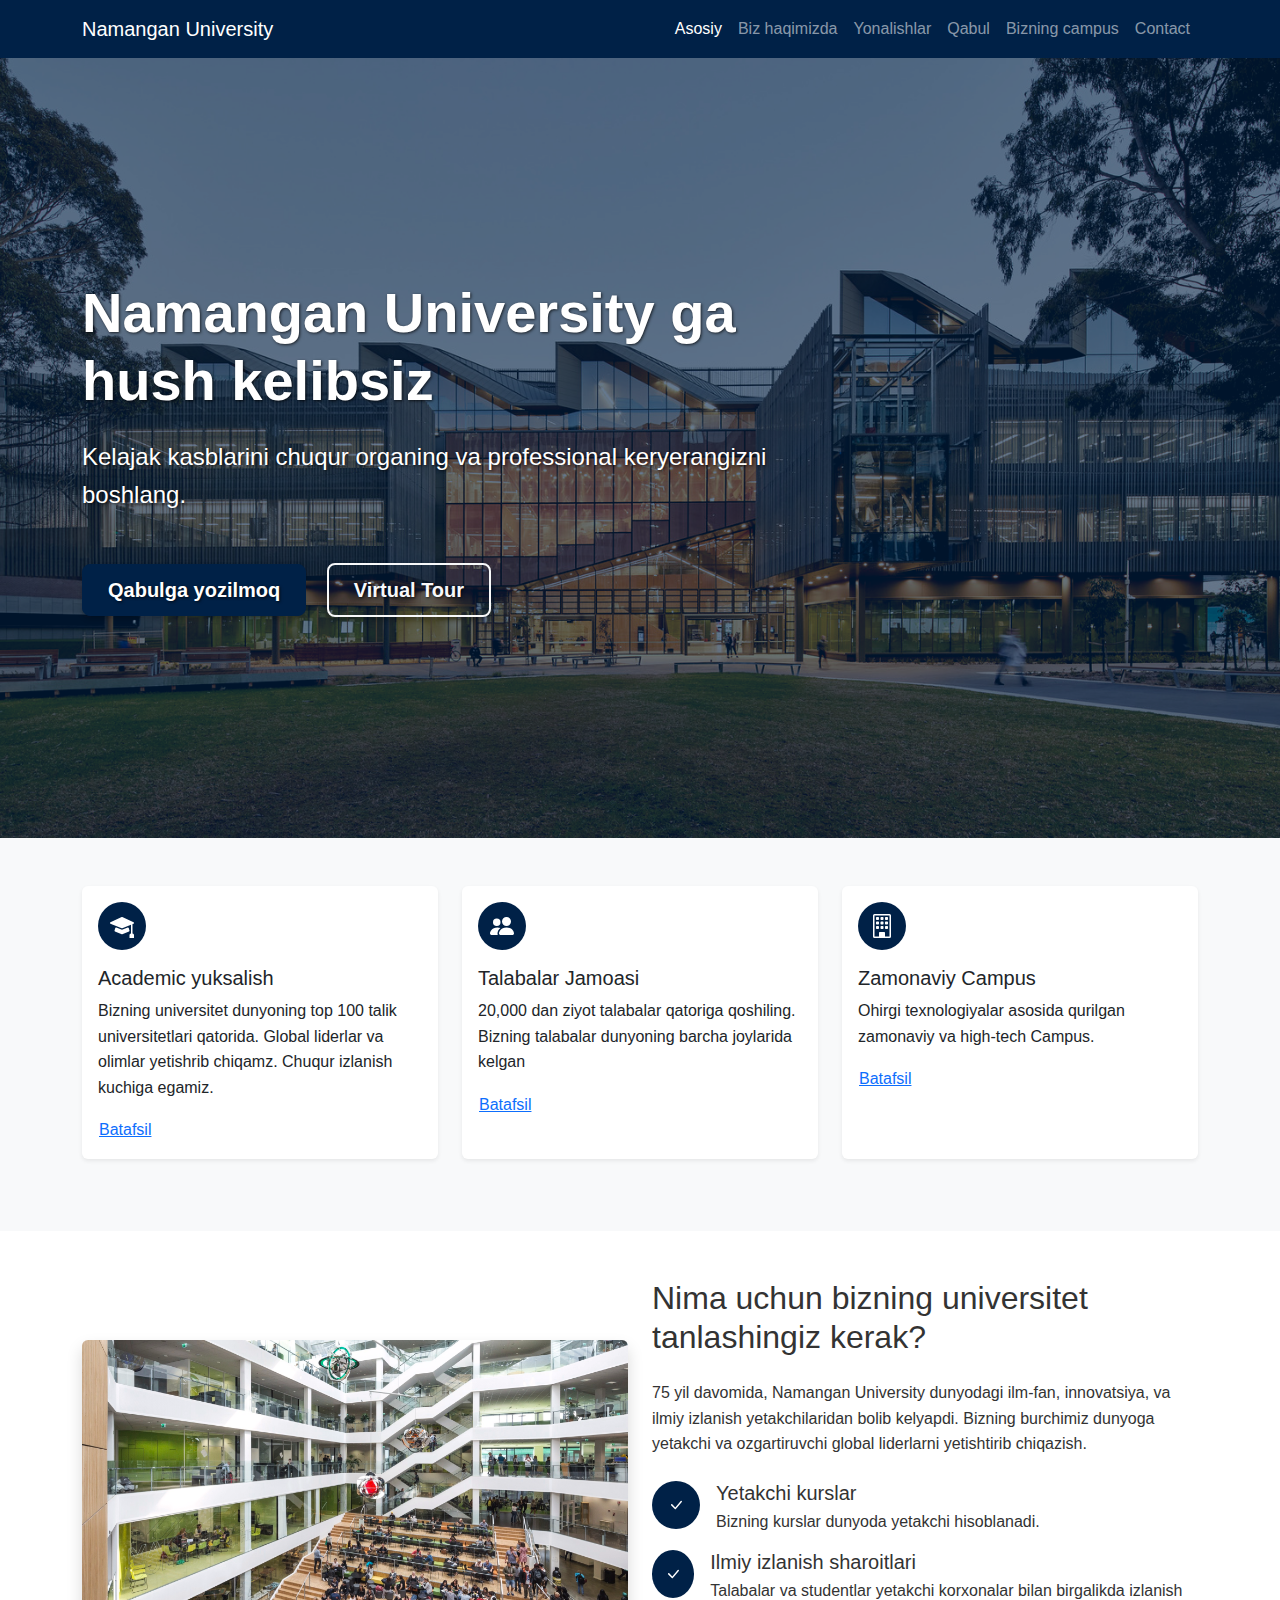
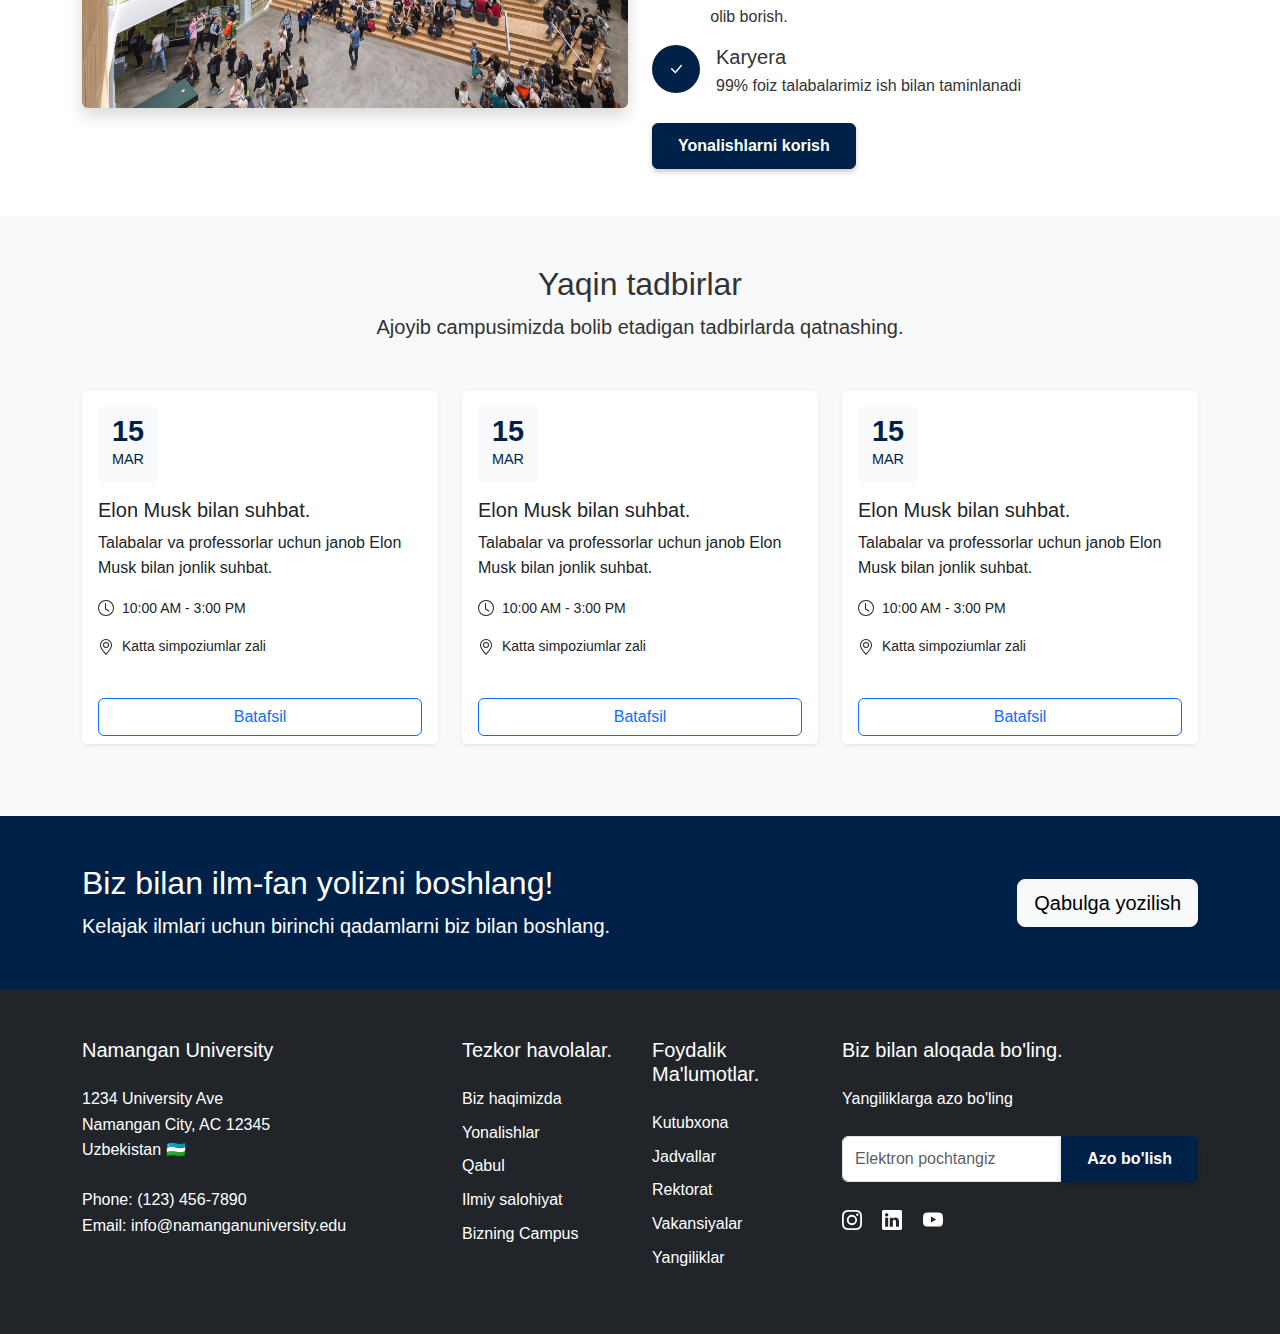
<file: project1/index.html>
<!DOCTYPE html>
<html lang="uz">
<head>
    <meta charset="UTF-8">
    <meta name="viewport" content="width=device-width, initial-scale=1.0">
    <title>Namangan University</title>
    
    <link href="https://cdn.jsdelivr.net/npm/bootstrap@5.3.0-alpha1/dist/css/bootstrap.min.css" rel="stylesheet">
    <link rel="stylesheet" href="css/style.css">

</head>
<body>
    <nav class="navbar navbar-expand-lg navbar-dark bg-primary">
        <div class="container">
            <a class="navbar-brand" href="index.html">Namangan University</a>
            <button class="navbar-toggler" type="button" data-bs-toggle="collapse" data-bs-target="#navbarNav">
                <span class="navbar-toggler-icon"></span>
            </button>
            <div class="collapse navbar-collapse" id="navbarNav">
                <ul class="navbar-nav ms-auto">
                    <li class="nav-item">
                        <a class="nav-link active" href="index.html">Asosiy</a>
                    </li>
                    <li class="nav-item">
                        <a class="nav-link" href="about_us.html">Biz haqimizda</a>
                    </li>
                    <li class="nav-item">
                        <a class="nav-link" href="#">Yonalishlar</a>
                    </li>
                    <li class="nav-item">
                        <a class="nav-link" href="#">Qabul</a>
                    </li>
                    <li class="nav-item">
                        <a class="nav-link" href="#">Bizning campus</a>
                    </li>
                    <li class="nav-item">
                        <a class="nav-link" href="#">Contact</a>
                    </li>
                </ul>
            </div>
        </div>
    </nav>

    <header class="hero-section">
        <div class="overlay"></div>
        <div class="container">
            <div class="row min-vh-60 align-items-center">
                <div class="col-md-8 text-white">
                    <h1 class="display-4 fw-bold mb-4">Namangan University ga hush kelibsiz</h1>
                    <p class="lead my-4 fs-4">Kelajak kasblarini chuqur organing va professional keryerangizni boshlang.</p>
                    <div class="mt-5">
                        <a href="#" class="btn btn-primary btn-lg me-3">Qabulga yozilmoq</a>
                        <a href="#" class="btn btn-outline-light btn-lg">Virtual Tour</a>
                    </div>
                </div>
            </div>
        </div>
    </header>

        <section class="py-5 bg-light">
        <div class="container">
            <div class="row">
                <div class="col-md-4 mb-4">
                    <div class="card h-100 border-0 shadow-sm">
                        <div class="card-body">
                            <div class="feature-icon bg-primary text-white mb-3">
                                <svg xmlns="http://www.w3.org/2000/svg" width="24" height="24" fill="currentColor" class="bi bi-mortarboard-fill" viewBox="0 0 16 16">
                                    <path d="M8.211 2.047a.5.5 0 0 0-.422 0l-7.5 3.5a.5.5 0 0 0 .025.917l7.5 3a.5.5 0 0 0 .372 0L14 7.14V13a1 1 0 0 0-1 1v2h3v-2a1 1 0 0 0-1-1V6.739l.686-.275a.5.5 0 0 0 .025-.917l-7.5-3.5Z"/>
                                    <path d="M4.176 9.032a.5.5 0 0 0-.656.327l-.5 1.7a.5.5 0 0 0 .294.605l4.5 1.8a.5.5 0 0 0 .372 0l4.5-1.8a.5.5 0 0 0 .294-.605l-.5-1.7a.5.5 0 0 0-.656-.327L8 10.466 4.176 9.032Z"/>
                                </svg>
                            </div>
                            <h3 class="card-title h5">Academic yuksalish</h3>
                            <p class="card-text">Bizning universitet dunyoning top 100 talik universitetlari qatorida.
                                Global liderlar va olimlar yetishrib chiqamz. Chuqur izlanish kuchiga egamiz.
                            </p>
                            <a href="#" class="btn btn-link p-0">Batafsil</a>
                        </div>
                    </div>
                </div>
                <div class="col-md-4 mb-4">
                    <div class="card h-100 border-0 shadow-sm">
                        <div class="card-body">
                            <div class="feature-icon bg-primary text-white mb-3">
                                <svg xmlns="http://www.w3.org/2000/svg" width="24" height="24" fill="currentColor" class="bi bi-people-fill" viewBox="0 0 16 16">
                                    <path d="M7 14s-1 0-1-1 1-4 5-4 5 3 5 4-1 1-1 1H7Zm4-6a3 3 0 1 0 0-6 3 3 0 0 0 0 6Zm-5.784 6A2.238 2.238 0 0 1 5 13c0-1.355.68-2.75 1.936-3.72A6.325 6.325 0 0 0 5 9c-4 0-5 3-5 4s1 1 1 1h4.216ZM4.5 8a2.5 2.5 0 1 0 0-5 2.5 2.5 0 0 0 0 5Z"/>
                                </svg>
                            </div>
                            <h3 class="card-title h5">Talabalar Jamoasi</h3>
                            <p class="card-text">20,000 dan ziyot talabalar qatoriga qoshiling. 
                                Bizning talabalar dunyoning barcha joylarida kelgan</p>
                            <a href="#" class="btn btn-link p-0">Batafsil</a>
                        </div>
                    </div>
                </div>
                <div class="col-md-4 mb-4">
                    <div class="card h-100 border-0 shadow-sm">
                        <div class="card-body">
                            <div class="feature-icon bg-primary text-white mb-3">
                                <svg xmlns="http://www.w3.org/2000/svg" width="24" height="24" fill="currentColor" class="bi bi-building" viewBox="0 0 16 16">
                                    <path d="M4 2.5a.5.5 0 0 1 .5-.5h1a.5.5 0 0 1 .5.5v1a.5.5 0 0 1-.5.5h-1a.5.5 0 0 1-.5-.5v-1Zm3 0a.5.5 0 0 1 .5-.5h1a.5.5 0 0 1 .5.5v1a.5.5 0 0 1-.5.5h-1a.5.5 0 0 1-.5-.5v-1Zm3.5-.5a.5.5 0 0 0-.5.5v1a.5.5 0 0 0 .5.5h1a.5.5 0 0 0 .5-.5v-1a.5.5 0 0 0-.5-.5h-1ZM4 5.5a.5.5 0 0 1 .5-.5h1a.5.5 0 0 1 .5.5v1a.5.5 0 0 1-.5.5h-1a.5.5 0 0 1-.5-.5v-1ZM7.5 5a.5.5 0 0 0-.5.5v1a.5.5 0 0 0 .5.5h1a.5.5 0 0 0 .5-.5v-1a.5.5 0 0 0-.5-.5h-1Zm2.5.5a.5.5 0 0 1 .5-.5h1a.5.5 0 0 1 .5.5v1a.5.5 0 0 1-.5.5h-1a.5.5 0 0 1-.5-.5v-1ZM4.5 8a.5.5 0 0 0-.5.5v1a.5.5 0 0 0 .5.5h1a.5.5 0 0 0 .5-.5v-1a.5.5 0 0 0-.5-.5h-1Zm2.5.5a.5.5 0 0 1 .5-.5h1a.5.5 0 0 1 .5.5v1a.5.5 0 0 1-.5.5h-1a.5.5 0 0 1-.5-.5v-1Zm3.5-.5a.5.5 0 0 0-.5.5v1a.5.5 0 0 0 .5.5h1a.5.5 0 0 0 .5-.5v-1a.5.5 0 0 0-.5-.5h-1Z"/>
                                    <path d="M2 1a1 1 0 0 1 1-1h10a1 1 0 0 1 1 1v14a1 1 0 0 1-1 1H3a1 1 0 0 1-1-1V1Zm11 0H3v14h3v-2.5a.5.5 0 0 1 .5-.5h3a.5.5 0 0 1 .5.5V15h3V1Z"/>
                                </svg>
                            </div>
                            <h3 class="card-title h5">Zamonaviy Campus</h3>
                            <p class="card-text">Ohirgi texnologiyalar asosida qurilgan zamonaviy va high-tech Campus.</p>
                            <a href="#" class="btn btn-link p-0">Batafsil</a>
                        </div>
                    </div>
                </div>
            </div>
        </div>
    </section>

    <section class="py-5">
        <div class="container">
            <div class="row align-items-center">
                <div class="col-lg-6 mb-4 mb-lg-0">
                    <div class="img-wrapper">
                        <img src="img/campus.jpg" alt="Campus view" class="img-fluid rounded shadow">
                    </div>
                </div>
                <div class="col-lg-6">
                    <h2 class="mb-4">Nima uchun bizning universitet tanlashingiz kerak?</h2>
                    <p class="mb-4">75 yil davomida, Namangan University dunyodagi ilm-fan, innovatsiya, va ilmiy izlanish
                        yetakchilaridan bolib kelyapdi. Bizning burchimiz dunyoga yetakchi va ozgartiruvchi global liderlarni
                        yetishtirib chiqazish.
                    </p>
                    <div class="mb-4">
                        <div class="d-flex mb-3">
                            <div class="feature-icon bg-primary text-white me-3">
                                <svg xmlns="http://www.w3.org/2000/svg" width="16" height="16" fill="currentColor" class="bi bi-check-lg" viewBox="0 0 16 16">
                                    <path d="M12.736 3.97a.733.733 0 0 1 1.047 0c.286.289.29.756.01 1.05L7.88 12.01a.733.733 0 0 1-1.065.02L3.217 8.384a.757.757 0 0 1 0-1.06.733.733 0 0 1 1.047 0l3.052 3.093 5.4-6.425a.247.247 0 0 1 .02-.022Z"/>
                                </svg>
                            </div>
                            <div>
                                <h5 class="mb-1">Yetakchi kurslar</h5>
                                <p class="mb-0">Bizning kurslar dunyoda yetakchi hisoblanadi.</p>
                            </div>
                        </div>
                        <div class="d-flex mb-3">
                            <div class="feature-icon bg-primary text-white me-3">
                                <svg xmlns="http://www.w3.org/2000/svg" width="16" height="16" fill="currentColor" class="bi bi-check-lg" viewBox="0 0 16 16">
                                    <path d="M12.736 3.97a.733.733 0 0 1 1.047 0c.286.289.29.756.01 1.05L7.88 12.01a.733.733 0 0 1-1.065.02L3.217 8.384a.757.757 0 0 1 0-1.06.733.733 0 0 1 1.047 0l3.052 3.093 5.4-6.425a.247.247 0 0 1 .02-.022Z"/>
                                </svg>
                            </div>
                            <div>
                                <h5 class="mb-1">Ilmiy izlanish sharoitlari</h5>
                                <p class="mb-0">Talabalar va studentlar yetakchi korxonalar bilan birgalikda izlanish olib borish.</p>
                            </div>
                        </div>
                        <div class="d-flex">
                            <div class="feature-icon bg-primary text-white me-3">
                                <svg xmlns="http://www.w3.org/2000/svg" width="16" height="16" fill="currentColor" class="bi bi-check-lg" viewBox="0 0 16 16">
                                    <path d="M12.736 3.97a.733.733 0 0 1 1.047 0c.286.289.29.756.01 1.05L7.88 12.01a.733.733 0 0 1-1.065.02L3.217 8.384a.757.757 0 0 1 0-1.06.733.733 0 0 1 1.047 0l3.052 3.093 5.4-6.425a.247.247 0 0 1 .02-.022Z"/>
                                </svg>
                            </div>
                            <div>
                                <h5 class="mb-1">Karyera</h5>
                                <p class="mb-0">99% foiz talabalarimiz ish bilan taminlanadi
                                </p>
                            </div>
                        </div>
                    </div>
                    <a href="#" class="btn btn-primary">Yonalishlarni korish</a>
                </div>
            </div>
        </div>
    </section>

    <section class="py-5 bg-light">
        <div class="container">
            <div class="text-center mb-5">
                <h2>Yaqin tadbirlar</h2>

                <p class="lead">Ajoyib campusimizda bolib etadigan tadbirlarda qatnashing.</p>
            </div>

            <div class="row">
                <div class="col-md-4 mb-4">
                    <div class="card border-0 shadow-sm h-100">
                        <div class="card-body">
                            <div class="event-date mb-3">
                                <span class="day d-block">15</span>
                                <span class="month">Mar</span>
                            </div>

                            <h3 class="h5 card-title">Elon Musk bilan suhbat.</h3>
                            <p class="card-text">Talabalar va professorlar uchun janob Elon Musk bilan jonlik suhbat.</p>

                            <div class="d-flex align-items-center mb-3">
                                <svg xmlns="http://www.w3.org/2000/svg" width="16" height="16" fill="currentColor" class="bi bi-clock me-2" viewBox="0 0 16 16">
                                    <path d="M8 3.5a.5.5 0 0 0-1 0V9a.5.5 0 0 0 .252.434l3.5 2a.5.5 0 0 0 .496-.868L8 8.71V3.5z"/>
                                    <path d="M8 16A8 8 0 1 0 8 0a8 8 0 0 0 0 16zm7-8A7 7 0 1 1 1 8a7 7 0 0 1 14 0z"/>
                                </svg>

                                <small>10:00 AM - 3:00 PM</small>
                            </div>

                            <div class="d-flex align-items-center mb-3">
                                <svg xmlns="http://www.w3.org/2000/svg" width="16" height="16" fill="currentColor" class="bi bi-geo-alt me-2" viewBox="0 0 16 16">
                                    <path d="M12.166 8.94c-.524 1.062-1.234 2.12-1.96 3.07A31.493 31.493 0 0 1 8 14.58a31.481 31.481 0 0 1-2.206-2.57c-.726-.95-1.436-2.008-1.96-3.07C3.304 7.867 3 6.862 3 6a5 5 0 0 1 10 0c0 .862-.305 1.867-.834 2.94zM8 16s6-5.686 6-10A6 6 0 0 0 2 6c0 4.314 6 10 6 10z"/>
                                    <path d="M8 8a2 2 0 1 1 0-4 2 2 0 0 1 0 4zm0 1a3 3 0 1 0 0-6 3 3 0 0 0 0 6z"/>
                                </svg>

                                <small>Katta simpoziumlar zali</small>
                            </div>
                        </div>

                        <div class="card-footer bg-white border-0">
                            <a href="#" class="btn btn-outline-primary w-100">Batafsil</a>
                        </div>
                    </div>
                </div>

                <div class="col-md-4 mb-4">
                    <div class="card border-0 shadow-sm h-100">
                        <div class="card-body">
                            <div class="event-date mb-3">
                                <span class="day d-block">15</span>
                                <span class="month">Mar</span>
                            </div>

                            <h3 class="h5 card-title">Elon Musk bilan suhbat.</h3>
                            <p class="card-text">Talabalar va professorlar uchun janob Elon Musk bilan jonlik suhbat.</p>

                            <div class="d-flex align-items-center mb-3">
                                <svg xmlns="http://www.w3.org/2000/svg" width="16" height="16" fill="currentColor" class="bi bi-clock me-2" viewBox="0 0 16 16">
                                    <path d="M8 3.5a.5.5 0 0 0-1 0V9a.5.5 0 0 0 .252.434l3.5 2a.5.5 0 0 0 .496-.868L8 8.71V3.5z"/>
                                    <path d="M8 16A8 8 0 1 0 8 0a8 8 0 0 0 0 16zm7-8A7 7 0 1 1 1 8a7 7 0 0 1 14 0z"/>
                                </svg>

                                <small>10:00 AM - 3:00 PM</small>
                            </div>

                            <div class="d-flex align-items-center mb-3">
                                <svg xmlns="http://www.w3.org/2000/svg" width="16" height="16" fill="currentColor" class="bi bi-geo-alt me-2" viewBox="0 0 16 16">
                                    <path d="M12.166 8.94c-.524 1.062-1.234 2.12-1.96 3.07A31.493 31.493 0 0 1 8 14.58a31.481 31.481 0 0 1-2.206-2.57c-.726-.95-1.436-2.008-1.96-3.07C3.304 7.867 3 6.862 3 6a5 5 0 0 1 10 0c0 .862-.305 1.867-.834 2.94zM8 16s6-5.686 6-10A6 6 0 0 0 2 6c0 4.314 6 10 6 10z"/>
                                    <path d="M8 8a2 2 0 1 1 0-4 2 2 0 0 1 0 4zm0 1a3 3 0 1 0 0-6 3 3 0 0 0 0 6z"/>
                                </svg>

                                <small>Katta simpoziumlar zali</small>
                            </div>
                        </div>

                        <div class="card-footer bg-white border-0">
                            <a href="#" class="btn btn-outline-primary w-100">Batafsil</a>
                        </div>
                    </div>
                </div>

                <div class="col-md-4 mb-4">
                    <div class="card border-0 shadow-sm h-100">
                        <div class="card-body">
                            <div class="event-date mb-3">
                                <span class="day d-block">15</span>
                                <span class="month">Mar</span>
                            </div>

                            <h3 class="h5 card-title">Elon Musk bilan suhbat.</h3>
                            <p class="card-text">Talabalar va professorlar uchun janob Elon Musk bilan jonlik suhbat.</p>

                            <div class="d-flex align-items-center mb-3">
                                <svg xmlns="http://www.w3.org/2000/svg" width="16" height="16" fill="currentColor" class="bi bi-clock me-2" viewBox="0 0 16 16">
                                    <path d="M8 3.5a.5.5 0 0 0-1 0V9a.5.5 0 0 0 .252.434l3.5 2a.5.5 0 0 0 .496-.868L8 8.71V3.5z"/>
                                    <path d="M8 16A8 8 0 1 0 8 0a8 8 0 0 0 0 16zm7-8A7 7 0 1 1 1 8a7 7 0 0 1 14 0z"/>
                                </svg>

                                <small>10:00 AM - 3:00 PM</small>
                            </div>

                            <div class="d-flex align-items-center mb-3">
                                <svg xmlns="http://www.w3.org/2000/svg" width="16" height="16" fill="currentColor" class="bi bi-geo-alt me-2" viewBox="0 0 16 16">
                                    <path d="M12.166 8.94c-.524 1.062-1.234 2.12-1.96 3.07A31.493 31.493 0 0 1 8 14.58a31.481 31.481 0 0 1-2.206-2.57c-.726-.95-1.436-2.008-1.96-3.07C3.304 7.867 3 6.862 3 6a5 5 0 0 1 10 0c0 .862-.305 1.867-.834 2.94zM8 16s6-5.686 6-10A6 6 0 0 0 2 6c0 4.314 6 10 6 10z"/>
                                    <path d="M8 8a2 2 0 1 1 0-4 2 2 0 0 1 0 4zm0 1a3 3 0 1 0 0-6 3 3 0 0 0 0 6z"/>
                                </svg>

                                <small>Katta simpoziumlar zali</small>
                            </div>
                        </div>

                        <div class="card-footer bg-white border-0">
                            <a href="#" class="btn btn-outline-primary w-100">Batafsil</a>
                        </div>
                    </div>
                </div>
            </div>
        </div>
    </section>

    <section class="py-5 bg-primary text-white">
        <div class="container">
            <div class="row align-items-center">
                <div class="col-lg-8 mb-4 mb-lg-0">
                    <h2>Biz bilan ilm-fan yolizni boshlang!</h2>
                    <p class="lead mb-0">Kelajak ilmlari uchun birinchi qadamlarni biz bilan boshlang.</p>
                </div>

                <div class="col-lg-4 text-lg-end">
                    <a href="" class="btn btn-light btn-lg">Qabulga yozilish</a>
                </div>
            </div>
        </div>
    </section>

    <footer class="bg-dark text-white py-5">
        <div class="container">
            <div class="row">
                <div class="col-md-4 mb-4 mb-md-0">
                    <h5 class="mb-4">Namangan University</h5>

                    <p class="mb-4">1234 University Ave<br>Namangan City, AC 12345 <br>Uzbekistan 🇺🇿</p>
                    <p class="mb-0">Phone: (123) 456-7890 <br>Email: info@namanganuniversity.edu</p>
                </div>

                <div class="col-md-2 mb-4 mb-md-0">
                    <h5 class="mb-4">Tezkor havolalar.</h5>

                    <ul class="list-unstyled">
                        <li class="mb-2">
                            <a href="" class="text-white text-decoration-none">Biz haqimizda</a>
                        </li>

                        <li class="mb-2">
                            <a href="" class="text-white text-decoration-none">Yonalishlar</a>
                        </li>

                        <li class="mb-2">
                            <a href="" class="text-white text-decoration-none">Qabul</a>
                        </li>

                        <li class="mb-2">
                            <a href="" class="text-white text-decoration-none">Ilmiy salohiyat</a>
                        </li>

                        <li class="mb-2">
                            <a href="" class="text-white text-decoration-none">Bizning Campus</a>
                        </li>
                    </ul>
                </div>

                <div class="col-md-2 mb-4 mb-md-0">
                    <h5 class="mb-4">Foydalik Ma'lumotlar.</h5>
                    <ul class="list-unstyled">
                        <li class="mb-2">
                            <a href="" class="text-white text-decoration-none">Kutubxona</a>
                        </li>

                        <li class="mb-2">
                            <a href="" class="text-white text-decoration-none">Jadvallar</a>
                        </li>

                        <li class="mb-2">
                            <a href="" class="text-white text-decoration-none">Rektorat</a>
                        </li>

                        <li class="mb-2">
                            <a href="" class="text-white text-decoration-none">Vakansiyalar</a>
                        </li>

                        <li class="mb-2">
                            <a href="" class="text-white text-decoration-none">Yangiliklar</a>
                        </li>
                    </ul>
                </div>

                <div class="col-md-4">
                    <h5 class="mb-4">Biz bilan aloqada bo'ling.</h5>

                    <p class="mb-4">Yangiliklarga azo bo'ling</p>

                    <div class="input-group mb-4">
                        <input type="email" class="form-control" placeholder="Elektron pochtangiz">
                        <button class="btn btn-primary">Azo bo'lish</button>
                    </div>

                    <div class="social-icons">
                        <a href="" class="text-white me-3">
                            <svg xmlns="http://www.w3.org/2000/svg" width="20" height="20" fill="currentColor" class="bi bi-instagram" viewBox="0 0 16 16">
                                <path d="M8 0C5.829 0 5.556.01 4.703.048 3.85.088 3.269.222 2.76.42a3.917 3.917 0 0 0-1.417.923A3.927 3.927 0 0 0 .42 2.76C.222 3.268.087 3.85.048 4.7.01 5.555 0 5.827 0 8.001c0 2.172.01 2.444.048 3.297.04.852.174 1.433.372 1.942.205.526.478.972.923 1.417.444.445.89.719 1.416.923.51.198 1.09.333 1.942.372C5.555 15.99 5.827 16 8 16s2.444-.01 3.298-.048c.851-.04 1.434-.174 1.943-.372a3.916 3.916 0 0 0 1.416-.923c.445-.445.718-.891.923-1.417.197-.509.332-1.09.372-1.942C15.99 10.445 16 10.173 16 8s-.01-2.445-.048-3.299c-.04-.851-.175-1.433-.372-1.941a3.926 3.926 0 0 0-.923-1.417A3.911 3.911 0 0 0 13.24.42c-.51-.198-1.092-.333-1.943-.372C10.443.01 10.172 0 7.998 0h.003zm-.717 1.442h.718c2.136 0 2.389.007 3.232.046.78.035 1.204.166 1.486.275.373.145.64.319.92.599.28.28.453.546.598.92.11.281.24.705.275 1.485.039.843.047 1.096.047 3.231s-.008 2.389-.047 3.232c-.035.78-.166 1.203-.275 1.485a2.47 2.47 0 0 1-.599.919c-.28.28-.546.453-.92.598-.28.11-.704.24-1.485.276-.843.038-1.096.047-3.232.047s-2.39-.009-3.233-.047c-.78-.036-1.203-.166-1.485-.276a2.478 2.478 0 0 1-.92-.598 2.48 2.48 0 0 1-.6-.92c-.109-.281-.24-.705-.275-1.485-.038-.843-.046-1.096-.046-3.233 0-2.136.008-2.388.046-3.231.036-.78.166-1.204.276-1.486.145-.373.319-.64.599-.92.28-.28.546-.453.92-.598.282-.11.705-.24 1.485-.276.738-.034 1.024-.044 2.515-.045v.002zm4.988 1.328a.96.96 0 1 0 0 1.92.96.96 0 0 0 0-1.92zm-4.27 1.122a4.109 4.109 0 1 0 0 8.217 4.109 4.109 0 0 0 0-8.217zm0 1.441a2.667 2.667 0 1 1 0 5.334 2.667 2.667 0 0 1 0-5.334z"/>
                            </svg></a>
                        

                        <a href="" class="text-white me-3">
                            <svg xmlns="http://www.w3.org/2000/svg" width="20" height="20" fill="currentColor" class="bi bi-linkedin" viewBox="0 0 16 16">
                                <path d="M0 1.146C0 .513.526 0 1.175 0h13.65C15.474 0 16 .513 16 1.146v13.708c0 .633-.526 1.146-1.175 1.146H1.175C.526 16 0 15.487 0 14.854V1.146zm4.943 12.248V6.169H2.542v7.225h2.401zm-1.2-8.212c.837 0 1.358-.554 1.358-1.248-.015-.709-.52-1.248-1.342-1.248-.822 0-1.359.54-1.359 1.248 0 .694.521 1.248 1.327 1.248h.016zm4.908 8.212V9.359c0-.216.016-.432.08-.586.173-.431.568-.878 1.232-.878.869 0 1.216.662 1.216 1.634v3.865h2.401V9.25c0-2.22-1.184-3.252-2.764-3.252-1.274 0-1.845.7-2.165 1.193v.025h-.016a5.54 5.54 0 0 1 .016-.025V6.169h-2.4c.03.678 0 7.225 0 7.225h2.4z"/>
                            </svg></a>
                        
                        
                        <a href="" class="text-white me-3">
                            <svg xmlns="http://www.w3.org/2000/svg" width="20" height="20" fill="currentColor" class="bi bi-youtube" viewBox="0 0 16 16">
                                <path d="M8.051 1.999h.089c.822.003 4.987.033 6.11.335a2.01 2.01 0 0 1 1.415 1.42c.101.38.172.883.22 1.402l.01.104.022.26.008.104c.065.914.073 1.77.074 1.957v.075c-.001.194-.01 1.108-.082 2.06l-.008.105-.009.104c-.05.572-.124 1.14-.235 1.558a2.007 2.007 0 0 1-1.415 1.42c-1.16.312-5.569.334-6.18.335h-.142c-.309 0-1.587-.006-2.927-.052l-.17-.006-.087-.004-.171-.007-.171-.007c-1.11-.049-2.167-.128-2.654-.26a2.007 2.007 0 0 1-1.415-1.419c-.111-.417-.185-.986-.235-1.558L.09 9.82l-.008-.104A31.4 31.4 0 0 1 0 7.68v-.123c.002-.215.01-.958.064-1.778l.007-.103.003-.052.008-.104.022-.26.01-.104c.048-.519.119-1.023.22-1.402a2.007 2.007 0 0 1 1.415-1.42c.487-.13 1.544-.21 2.654-.26l.17-.007.172-.006.086-.003.171-.007A99.788 99.788 0 0 1 7.858 2h.193zM6.4 5.209v4.818l4.157-2.408L6.4 5.209z"/>
                            </svg></a>
                        
                    </div>
                </div>
            </div>
        </div>
    </footer>

    <script src="https://cdn.jsdelivr.net/npm/bootstrap@5.3.0-alpha1/dist/js/bootstrap.bundle.min.js"></script>
</body>
</html>
</file>
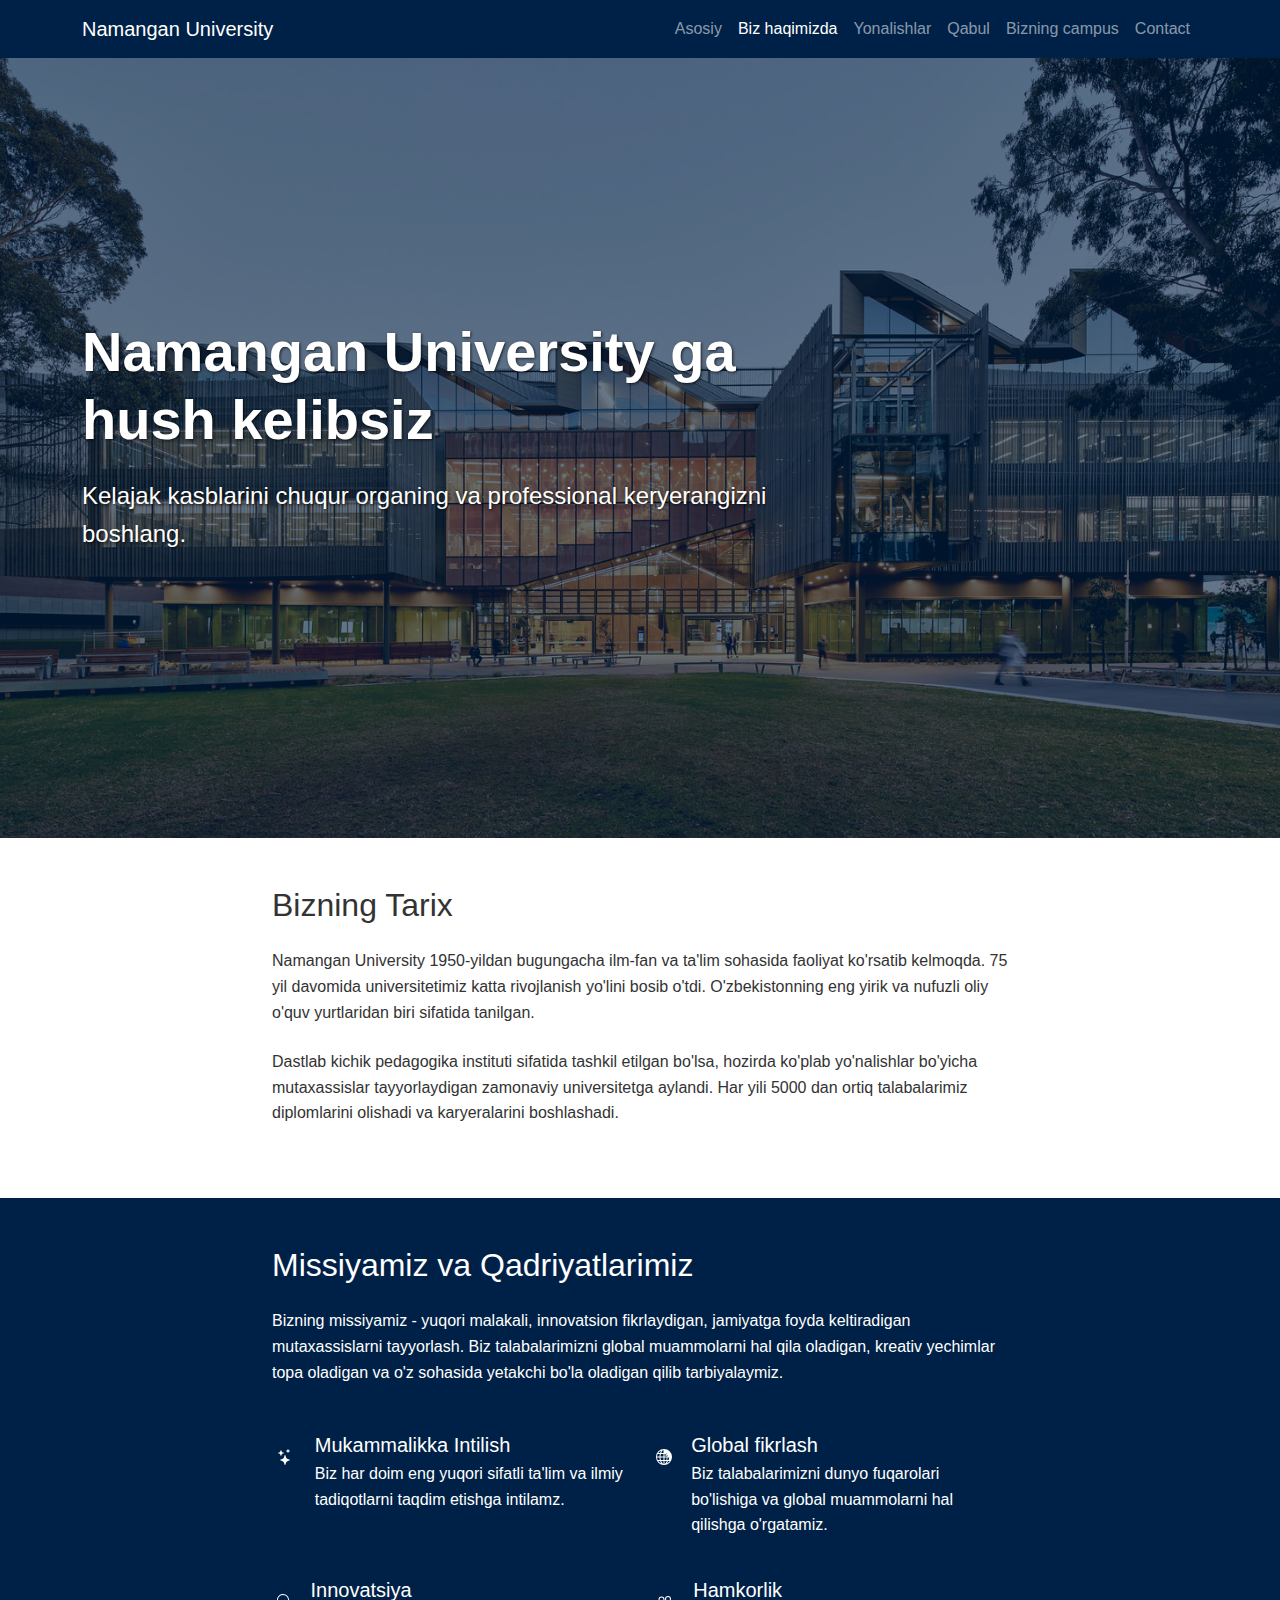
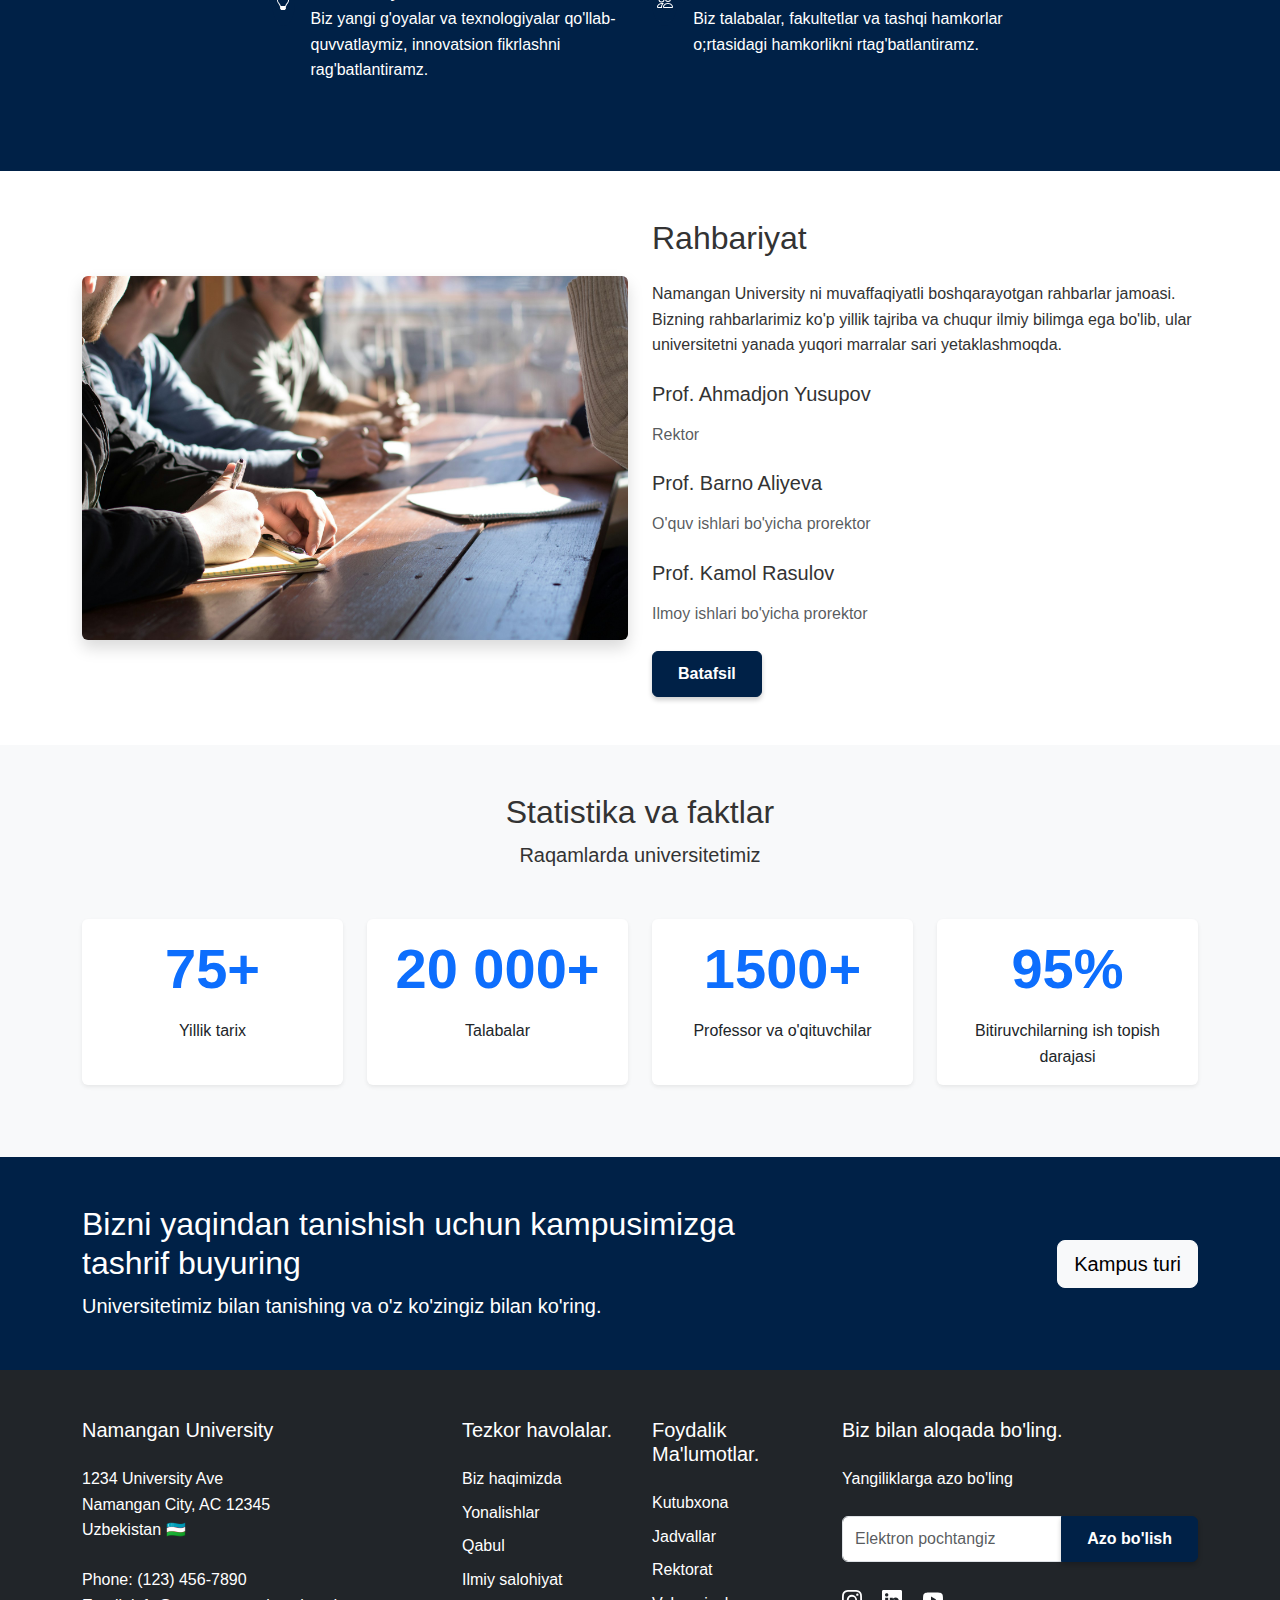
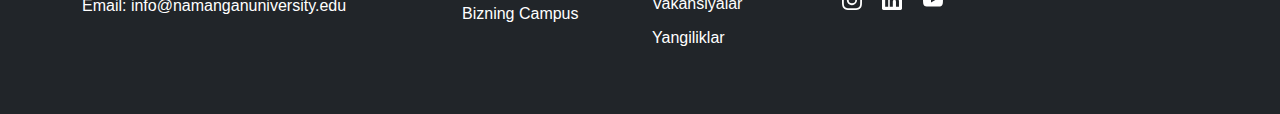
<file: project1/about_us.html>
<!DOCTYPE html>
<html lang="en">
<head>
    <meta charset="UTF-8">
    <meta name="viewport" content="width=device-width, initial-scale=1.0">
    <title>Biz haqimizda</title>

    <link href="https://cdn.jsdelivr.net/npm/bootstrap@5.3.0-alpha1/dist/css/bootstrap.min.css" rel="stylesheet">
    <link rel="stylesheet" href="css/style.css">
</head>
<body>
    <nav class="navbar navbar-expand-lg navbar-dark bg-primary">
        <div class="container">
            <a class="navbar-brand" href="index.html">Namangan University</a>
            <button class="navbar-toggler" type="button" data-bs-toggle="collapse" data-bs-target="#navbarNav">
                <span class="navbar-toggler-icon"></span>
            </button>
            <div class="collapse navbar-collapse" id="navbarNav">
                <ul class="navbar-nav ms-auto">
                    <li class="nav-item">
                        <a class="nav-link" href="index.html">Asosiy</a>
                    </li>
                    <li class="nav-item">
                        <a class="nav-link active" href="#">Biz haqimizda</a>
                    </li>
                    <li class="nav-item">
                        <a class="nav-link" href="#">Yonalishlar</a>
                    </li>
                    <li class="nav-item">
                        <a class="nav-link" href="#">Qabul</a>
                    </li>
                    <li class="nav-item">
                        <a class="nav-link" href="#">Bizning campus</a>
                    </li>
                    <li class="nav-item">
                        <a class="nav-link" href="#">Contact</a>
                    </li>
                </ul>
            </div>
        </div>
    </nav>

    <header class="hero-section">
        <div class="overlay"></div>
        <div class="container">
            <div class="row min-vh-60 align-items-center">
                <div class="col-md-8 text-white">
                    <h1 class="display-4 fw-bold mb-4">Namangan University ga hush kelibsiz</h1>
                    <p class="lead my-4 fs-4">Kelajak kasblarini chuqur organing va professional keryerangizni boshlang.</p>
                </div>
            </div>
        </div>
    </header>


    <section class="py-5">
        <div class="container">
            <div class="row">
                <div class="col-lg-8 mx-auto">
                    <h2 class="mb-4">Bizning Tarix</h2>

                    <p class="mb-4">
                        Namangan University 1950-yildan bugungacha ilm-fan va ta'lim sohasida 
                        faoliyat ko'rsatib kelmoqda. 75 yil davomida universitetimiz katta rivojlanish 
                        yo'lini bosib o'tdi. O'zbekistonning eng yirik va nufuzli oliy o'quv yurtlaridan 
                        biri sifatida tanilgan.
                    </p>

                    <p class="mb-4">
                        Dastlab kichik pedagogika instituti sifatida tashkil etilgan bo'lsa, hozirda ko'plab yo'nalishlar 
                        bo'yicha mutaxassislar tayyorlaydigan zamonaviy universitetga aylandi. 
                        Har yili 5000 dan ortiq talabalarimiz diplomlarini olishadi va karyeralarini boshlashadi.
                    </p>
                </div>
            </div>
        </div>
    </section>

    <section class="py-5 bg-primary">
        <div class="container">
            <div class="row">
                <div class="col-lg-8 mx-auto text-white">

                    <h2 class="mb-4">Missiyamiz va Qadriyatlarimiz</h2>

                    <p class="mb-4">
                        Bizning missiyamiz - yuqori malakali, innovatsion fikrlaydigan, jamiyatga foyda 
                        keltiradigan mutaxassislarni tayyorlash. Biz talabalarimizni global muammolarni 
                        hal qila oladigan, kreativ yechimlar topa oladigan va o'z sohasida yetakchi bo'la 
                        oladigan qilib tarbiyalaymiz.
                    </p>

                    <div class="row mt-5">
                        <div class="col-md-6 mb-4">
                            <div class="d-flex">
                                <div class="feature-icon bg-primary text-white me-3">
                                    <svg xmlns="http://www.w3.org/2000/svg" width="16" height="16" fill="currentColor" class="bi bi-stars" viewBox="0 0 16 16">
                                        <path d="M7.657 6.247c.11-.33.576-.33.686 0l.645 1.937a2.89 2.89 0 0 0 1.829 1.828l1.936.645c.33.11.33.576 0 .686l-1.937.645a2.89 2.89 0 0 0-1.828 1.829l-.645 1.936a.361.361 0 0 1-.686 0l-.645-1.937a2.89 2.89 0 0 0-1.828-1.828l-1.937-.645a.361.361 0 0 1 0-.686l1.937-.645a2.89 2.89 0 0 0 1.828-1.828l.645-1.937zM3.794 1.148a.217.217 0 0 1 .412 0l.387 1.162c.173.518.579.924 1.097 1.097l1.162.387a.217.217 0 0 1 0 .412l-1.162.387A1.734 1.734 0 0 0 4.593 5.69l-.387 1.162a.217.217 0 0 1-.412 0L3.407 5.69A1.734 1.734 0 0 0 2.31 4.593l-1.162-.387a.217.217 0 0 1 0-.412l1.162-.387A1.734 1.734 0 0 0 3.407 2.31l.387-1.162zM10.863.099a.145.145 0 0 1 .274 0l.258.774c.115.346.386.617.732.732l.774.258a.145.145 0 0 1 0 .274l-.774.258a1.156 1.156 0 0 0-.732.732l-.258.774a.145.145 0 0 1-.274 0l-.258-.774a1.156 1.156 0 0 0-.732-.732L9.1 2.137a.145.145 0 0 1 0-.274l.774-.258c.346-.115.617-.386.732-.732L10.863.1z"/>
                                    </svg>
                                </div>

                                <div>
                                    <h5 class="mb-1">Mukammalikka Intilish</h5>
                                    <p>Biz har doim eng yuqori sifatli ta'lim va ilmiy tadiqotlarni taqdim etishga intilamz.</p>
                                </div>
                            </div>
                        </div>

                        <div class="col-md-6 mb-4">
                            <div class="d-flex">
                                <div class="feature-icon bg-primary text-white me-3">
                                    <svg xmlns="http://www.w3.org/2000/svg" width="16" height="16" fill="currentColor" class="bi bi-globe" viewBox="0 0 16 16">
                                        <path d="M0 8a8 8 0 1 1 16 0A8 8 0 0 1 0 8zm7.5-6.923c-.67.204-1.335.82-1.887 1.855A7.97 7.97 0 0 0 5.145 4H7.5V1.077zM4.09 4a9.267 9.267 0 0 1 .64-1.539 6.7 6.7 0 0 1 .597-.933A7.025 7.025 0 0 0 2.255 4H4.09zm-.582 3.5c.03-.877.138-1.718.312-2.5H1.674a6.958 6.958 0 0 0-.656 2.5h2.49zM4.847 5a12.5 12.5 0 0 0-.338 2.5H7.5V5H4.847zM8.5 5v2.5h2.99a12.495 12.495 0 0 0-.337-2.5H8.5zM4.51 8.5a12.5 12.5 0 0 0 .337 2.5H7.5V8.5H4.51zm3.99 0V11h2.653c.187-.765.306-1.608.338-2.5H8.5zM5.145 12c.138.386.295.744.468 1.068.552 1.035 1.218 1.65 1.887 1.855V12H5.145zm.182 2.472a6.696 6.696 0 0 1-.597-.933A9.268 9.268 0 0 1 4.09 12H2.255a7.024 7.024 0 0 0 3.072 2.472zM3.82 11a13.652 13.652 0 0 1-.312-2.5h-2.49c.062.89.291 1.733.656 2.5H3.82zm6.853 3.472A7.024 7.024 0 0 0 13.745 12H11.91a9.27 9.27 0 0 1-.64 1.539 6.688 6.688 0 0 1-.597.933zM8.5 12v2.923c.67-.204 1.335-.82 1.887-1.855.173-.324.33-.682.468-1.068H8.5zm3.68-1h.375c.365-.767.594-1.61.656-2.5h-2.49c-.036.882-.138 1.718-.312 2.5h1.77zm.543-3h-2.183A13.68 13.68 0 0 0 10.855 5h1.855a7.028 7.028 0 0 1 .953 3zm-2.733-3.695c-.077.31-.163.64-.253.988a10.493 10.493 0 0 0-.309 2.707h2.248a7.034 7.034 0 0 0-.598-2.474 6.698 6.698 0 0 0-1.088-1.221z"/>
                                    </svg>
                                </div>

                                <div>
                                    <h5 class="mb-1">Global fikrlash</h5>
                                    <p>Biz talabalarimizni dunyo fuqarolari bo'lishiga va global muammolarni hal qilishga o'rgatamiz.</p>
                                </div>
                            </div>
                        </div>

                        <div class="col-md-6 mb-4">
                            <div class="d-flex">
                                <div class="feature-icon bg-primary text-white me-3">
                                    <svg xmlns="http://www.w3.org/2000/svg" width="16" height="16" fill="currentColor" class="bi bi-lightbulb" viewBox="0 0 16 16">
                                        <path d="M2 6a6 6 0 1 1 10.174 4.31c-.203.196-.359.4-.453.619l-.762 1.769A.5.5 0 0 1 10.5 13a.5.5 0 0 1 0 1 .5.5 0 0 1 0 1l-.224.447a1 1 0 0 1-.894.553H6.618a1 1 0 0 1-.894-.553L5.5 15a.5.5 0 0 1 0-1 .5.5 0 0 1 0-1 .5.5 0 0 1-.46-.302l-.761-1.77a1.964 1.964 0 0 0-.453-.618A5.984 5.984 0 0 1 2 6zm6-5a5 5 0 0 0-3.479 8.592c.263.254.514.564.676.941L5.83 12h4.342l.632-1.467c.162-.377.413-.687.676-.941A5 5 0 0 0 8 1z"/>
                                    </svg>
                                </div>

                                <div>
                                    <h5 class="mb-1">Innovatsiya</h5>
                                    <p>Biz yangi g'oyalar va texnologiyalar qo'llab-quvvatlaymiz, innovatsion fikrlashni rag'batlantiramz.</p>
                                </div>
                            </div>
                        </div>

                        <div class="col-md-6 mb-4">
                            <div class="d-flex">
                                <div class="feature-icon bg-primary text-white me-3">
                                    <svg xmlns="http://www.w3.org/2000/svg" width="16" height="16" fill="currentColor" class="bi bi-people" viewBox="0 0 16 16">
                                        <path d="M15 14s1 0 1-1-1-4-5-4-5 3-5 4 1 1 1 1h8Zm-7.978-1A.261.261 0 0 1 7 12.996c.001-.264.167-1.03.76-1.72C8.312 10.629 9.282 10 11 10c1.717 0 2.687.63 3.24 1.276.593.69.758 1.457.76 1.72l-.008.002a.274.274 0 0 1-.014.002H7.022ZM11 7a2 2 0 1 0 0-4 2 2 0 0 0 0 4Zm3-2a3 3 0 1 1-6 0 3 3 0 0 1 6 0ZM6.936 9.28a5.88 5.88 0 0 0-1.23-.247A7.35 7.35 0 0 0 5 9c-4 0-5 3-5 4 0 .667.333 1 1 1h4.216A2.238 2.238 0 0 1 5 13c0-1.01.377-2.042 1.09-2.904.243-.294.526-.569.846-.816ZM4.92 10A5.493 5.493 0 0 0 4 13H1c0-.26.164-1.03.76-1.724.545-.636 1.492-1.256 3.16-1.275ZM1.5 5.5a3 3 0 1 1 6 0 3 3 0 0 1-6 0Zm3-2a2 2 0 1 0 0 4 2 2 0 0 0 0-4Z"/>
                                    </svg>
                                </div>

                                <div>
                                    <h5 class="mb-1">Hamkorlik</h5>
                                    <p>Biz talabalar, fakultetlar va tashqi hamkorlar o;rtasidagi hamkorlikni rtag'batlantiramz.</p>
                                </div>
                            </div>
                        </div>
                    </div>
                </div>
            </div>
        </div>
    </section>

    <section class="py-5">
        <div class="container">
            <div class="row align-items-center">
                <div class="col-lg-6 mb-4 mb-lg-0">
                    <img src="img/leadership.jpg" alt="Bizning Rahbariyat" class="img-fluid rounded shadow">
                </div>

                <div class="col-lg-6 mb-4 mb-lg-0">
                    <h2 class="mb-4">Rahbariyat</h2>

                    <p class="mb-4">
                        Namangan University ni muvaffaqiyatli boshqarayotgan rahbarlar jamoasi. 
                        Bizning rahbarlarimiz ko'p yillik tajriba va chuqur ilmiy bilimga ega bo'lib, 
                        ular universitetni yanada yuqori marralar sari yetaklashmoqda.
                    </p>

                    <div class="mb-4">
                        <h5 class="mb-3">Prof. Ahmadjon Yusupov</h5>
                        <p class="mb-0 text-muted">Rektor</p>
                    </div>

                    <div class="mb-4">
                        <h5 class="mb-3">Prof. Barno Aliyeva</h5>
                        <p class="mb-0 text-muted">O'quv ishlari bo'yicha prorektor</p>
                    </div>

                    <div class="mb-4">
                        <h5 class="mb-3">Prof. Kamol Rasulov</h5>
                        <p class="mb-0 text-muted">Ilmoy ishlari bo'yicha prorektor</p>
                    </div>

                    <a href="" class="btn btn-primary">Batafsil</a>
                </div>
            </div>
        </div>
    </section>

    <section class="py-5 bg-light">
        <div class="container">
            <div class="text-center mb-5">
                <h2>Statistika va faktlar</h2>
                <p class="lead">Raqamlarda universitetimiz</p>
            </div>

            <div class="row">
                <div class="col-md-3 mb-4 text-center">
                    <div class="card border-0 shadow-sm h-100">
                        <div class="card-body">
                            <h3 class="display-4 fw-bold text-primary mb-3">75+</h3>
                            <p class="mb-0">Yillik tarix</p>
                        </div>
                    </div>
                </div>

                <div class="col-md-3 mb-4 text-center">
                    <div class="card border-0 shadow-sm h-100">
                        <div class="card-body">
                            <h3 class="display-4 fw-bold text-primary mb-3">20 000+</h3>
                            <p class="mb-0">Talabalar</p>
                        </div>
                    </div>
                </div>

                <div class="col-md-3 mb-4 text-center">
                    <div class="card border-0 shadow-sm h-100">
                        <div class="card-body">
                            <h3 class="display-4 fw-bold text-primary mb-3">1500+</h3>
                            <p class="mb-0">Professor va o'qituvchilar</p>
                        </div>
                    </div>
                </div>

                <div class="col-md-3 mb-4 text-center">
                    <div class="card border-0 shadow-sm h-100">
                        <div class="card-body">
                            <h3 class="display-4 fw-bold text-primary mb-3">95%</h3>
                            <p class="mb-0">Bitiruvchilarning ish topish darajasi</p>
                        </div>
                    </div>
                </div>
            </div>
        </div>
    </section>

    <section class="py-5 bg-primary text-white">
        <div class="container">
            <div class="row align-items-center">
                <div class="col-lg-8 mb-4 mb-lg-0">
                    <h2>Bizni yaqindan tanishish uchun kampusimizga 
                        tashrif buyuring</h2>
                    <p class="lead mb-0">Universitetimiz bilan tanishing va 
                        o'z ko'zingiz bilan ko'ring.</p>
                </div>

                <div class="col-lg-4 text-lg-end">
                    <a href="" class="btn btn-light btn-lg">Kampus turi</a>
                </div>
            </div>
        </div>
    </section>

    <footer class="bg-dark text-white py-5">
        <div class="container">
            <div class="row">
                <div class="col-md-4 mb-4 mb-md-0">
                    <h5 class="mb-4">Namangan University</h5>

                    <p class="mb-4">1234 University Ave<br>Namangan City, AC 12345 <br>Uzbekistan 🇺🇿</p>
                    <p class="mb-0">Phone: (123) 456-7890 <br>Email: info@namanganuniversity.edu</p>
                </div>

                <div class="col-md-2 mb-4 mb-md-0">
                    <h5 class="mb-4">Tezkor havolalar.</h5>

                    <ul class="list-unstyled">
                        <li class="mb-2">
                            <a href="" class="text-white text-decoration-none">Biz haqimizda</a>
                        </li>

                        <li class="mb-2">
                            <a href="" class="text-white text-decoration-none">Yonalishlar</a>
                        </li>

                        <li class="mb-2">
                            <a href="" class="text-white text-decoration-none">Qabul</a>
                        </li>

                        <li class="mb-2">
                            <a href="" class="text-white text-decoration-none">Ilmiy salohiyat</a>
                        </li>

                        <li class="mb-2">
                            <a href="" class="text-white text-decoration-none">Bizning Campus</a>
                        </li>
                    </ul>
                </div>

                <div class="col-md-2 mb-4 mb-md-0">
                    <h5 class="mb-4">Foydalik Ma'lumotlar.</h5>
                    <ul class="list-unstyled">
                        <li class="mb-2">
                            <a href="" class="text-white text-decoration-none">Kutubxona</a>
                        </li>

                        <li class="mb-2">
                            <a href="" class="text-white text-decoration-none">Jadvallar</a>
                        </li>

                        <li class="mb-2">
                            <a href="" class="text-white text-decoration-none">Rektorat</a>
                        </li>

                        <li class="mb-2">
                            <a href="" class="text-white text-decoration-none">Vakansiyalar</a>
                        </li>

                        <li class="mb-2">
                            <a href="" class="text-white text-decoration-none">Yangiliklar</a>
                        </li>
                    </ul>
                </div>

                <div class="col-md-4">
                    <h5 class="mb-4">Biz bilan aloqada bo'ling.</h5>

                    <p class="mb-4">Yangiliklarga azo bo'ling</p>

                    <div class="input-group mb-4">
                        <input type="email" class="form-control" placeholder="Elektron pochtangiz">
                        <button class="btn btn-primary">Azo bo'lish</button>
                    </div>

                    <div class="social-icons">
                        <a href="" class="text-white me-3">
                            <svg xmlns="http://www.w3.org/2000/svg" width="20" height="20" fill="currentColor" class="bi bi-instagram" viewBox="0 0 16 16">
                                <path d="M8 0C5.829 0 5.556.01 4.703.048 3.85.088 3.269.222 2.76.42a3.917 3.917 0 0 0-1.417.923A3.927 3.927 0 0 0 .42 2.76C.222 3.268.087 3.85.048 4.7.01 5.555 0 5.827 0 8.001c0 2.172.01 2.444.048 3.297.04.852.174 1.433.372 1.942.205.526.478.972.923 1.417.444.445.89.719 1.416.923.51.198 1.09.333 1.942.372C5.555 15.99 5.827 16 8 16s2.444-.01 3.298-.048c.851-.04 1.434-.174 1.943-.372a3.916 3.916 0 0 0 1.416-.923c.445-.445.718-.891.923-1.417.197-.509.332-1.09.372-1.942C15.99 10.445 16 10.173 16 8s-.01-2.445-.048-3.299c-.04-.851-.175-1.433-.372-1.941a3.926 3.926 0 0 0-.923-1.417A3.911 3.911 0 0 0 13.24.42c-.51-.198-1.092-.333-1.943-.372C10.443.01 10.172 0 7.998 0h.003zm-.717 1.442h.718c2.136 0 2.389.007 3.232.046.78.035 1.204.166 1.486.275.373.145.64.319.92.599.28.28.453.546.598.92.11.281.24.705.275 1.485.039.843.047 1.096.047 3.231s-.008 2.389-.047 3.232c-.035.78-.166 1.203-.275 1.485a2.47 2.47 0 0 1-.599.919c-.28.28-.546.453-.92.598-.28.11-.704.24-1.485.276-.843.038-1.096.047-3.232.047s-2.39-.009-3.233-.047c-.78-.036-1.203-.166-1.485-.276a2.478 2.478 0 0 1-.92-.598 2.48 2.48 0 0 1-.6-.92c-.109-.281-.24-.705-.275-1.485-.038-.843-.046-1.096-.046-3.233 0-2.136.008-2.388.046-3.231.036-.78.166-1.204.276-1.486.145-.373.319-.64.599-.92.28-.28.546-.453.92-.598.282-.11.705-.24 1.485-.276.738-.034 1.024-.044 2.515-.045v.002zm4.988 1.328a.96.96 0 1 0 0 1.92.96.96 0 0 0 0-1.92zm-4.27 1.122a4.109 4.109 0 1 0 0 8.217 4.109 4.109 0 0 0 0-8.217zm0 1.441a2.667 2.667 0 1 1 0 5.334 2.667 2.667 0 0 1 0-5.334z"/>
                            </svg></a>
                        

                        <a href="" class="text-white me-3">
                            <svg xmlns="http://www.w3.org/2000/svg" width="20" height="20" fill="currentColor" class="bi bi-linkedin" viewBox="0 0 16 16">
                                <path d="M0 1.146C0 .513.526 0 1.175 0h13.65C15.474 0 16 .513 16 1.146v13.708c0 .633-.526 1.146-1.175 1.146H1.175C.526 16 0 15.487 0 14.854V1.146zm4.943 12.248V6.169H2.542v7.225h2.401zm-1.2-8.212c.837 0 1.358-.554 1.358-1.248-.015-.709-.52-1.248-1.342-1.248-.822 0-1.359.54-1.359 1.248 0 .694.521 1.248 1.327 1.248h.016zm4.908 8.212V9.359c0-.216.016-.432.08-.586.173-.431.568-.878 1.232-.878.869 0 1.216.662 1.216 1.634v3.865h2.401V9.25c0-2.22-1.184-3.252-2.764-3.252-1.274 0-1.845.7-2.165 1.193v.025h-.016a5.54 5.54 0 0 1 .016-.025V6.169h-2.4c.03.678 0 7.225 0 7.225h2.4z"/>
                            </svg></a>
                        
                        
                        <a href="" class="text-white me-3">
                            <svg xmlns="http://www.w3.org/2000/svg" width="20" height="20" fill="currentColor" class="bi bi-youtube" viewBox="0 0 16 16">
                                <path d="M8.051 1.999h.089c.822.003 4.987.033 6.11.335a2.01 2.01 0 0 1 1.415 1.42c.101.38.172.883.22 1.402l.01.104.022.26.008.104c.065.914.073 1.77.074 1.957v.075c-.001.194-.01 1.108-.082 2.06l-.008.105-.009.104c-.05.572-.124 1.14-.235 1.558a2.007 2.007 0 0 1-1.415 1.42c-1.16.312-5.569.334-6.18.335h-.142c-.309 0-1.587-.006-2.927-.052l-.17-.006-.087-.004-.171-.007-.171-.007c-1.11-.049-2.167-.128-2.654-.26a2.007 2.007 0 0 1-1.415-1.419c-.111-.417-.185-.986-.235-1.558L.09 9.82l-.008-.104A31.4 31.4 0 0 1 0 7.68v-.123c.002-.215.01-.958.064-1.778l.007-.103.003-.052.008-.104.022-.26.01-.104c.048-.519.119-1.023.22-1.402a2.007 2.007 0 0 1 1.415-1.42c.487-.13 1.544-.21 2.654-.26l.17-.007.172-.006.086-.003.171-.007A99.788 99.788 0 0 1 7.858 2h.193zM6.4 5.209v4.818l4.157-2.408L6.4 5.209z"/>
                            </svg></a>
                        
                    </div>
                </div>
            </div>
        </div>
    </footer>

    <script src="https://cdn.jsdelivr.net/npm/bootstrap@5.3.0-alpha1/dist/js/bootstrap.bundle.min.js"></script>
</body>
</html>
</file>
<file: project1/css/style.css>
:root {
    --primary-color: #002147;
    --secondary-color: #9B2335;
    --light-color: #f8f9fa;
    --dark-color: #212529;
    --new-color: #caf0f8
}

body {
    font-family: 'Arial', sans-serif;
    color: #333;
    line-height: 1.6;
}

.bg-primary {
    background-color: var(--primary-color) !important;
}

.bg-secondary {
    background-color: var(--new-color) !important;
}

.btn-primary {
    background-color: var(--primary-color);
    border-color: var(--primary-color);
    font-weight: 600;
    padding: 10px 25px;
    box-shadow: 0 3px 5px rgba(0, 0, 0, 0.2);
}

.btn-primary:hover, .btn-primary:focus {
    background-color: #001a38;
    border-color: #001a38;
    transform: translateY(-2px);
    box-shadow: 0 4px 8px rgba(0, 0, 0, 0.25);
}

.btn-outline-light {
    font-weight: 600;
    padding: 10px 25px;
    box-shadow: 0 3px 5px rgba(0, 0, 0, 0.2);
    border-width: 2px;
}

.btn-outline-light:hover, .btn-outline-light:focus {
    background-color: white;
    color: var(--primary-color) !important;
    transform: translateY(-2px);
    box-shadow: 0 4px 8px rgba(0, 0, 0, 0.25);
}

.hero-section {
    position: relative;
    background: url('../img/university.jpg') no-repeat center center;
    background-size: cover;
    padding: 120px 0;
}

.hero-section .overlay {
    position: absolute;
    top: 0;
    left: 0;
    width: 100%;
    height: 100%;
    background-color: rgba(0, 33, 71, 0.6);
}

.hero-section .text-white {
    position: relative;
    z-index: 1;
    text-shadow: 1px 1px 3px rgba(0, 0, 0, 0.7);
}

.min-vh-60 {
    min-height: 60vh;
}

.feature-icon {
    display: inline-flex;
    align-items: center;
    justify-content: center;
    width: 48px;
    height: 48px;
    border-radius: 50%;
}

.event-date {
    display: inline-block;
    text-align: center;
    min-width: 60px;
    padding: 10px;
    background-color: #f8f9fa;
    border-radius: 5px;
}

.event-date .day {
    font-size: 1.8rem;
    font-weight: bold;
    line-height: 1;
    color: var(--primary-color);
}

.event-date .month {
    font-size: 0.9rem;
    text-transform: uppercase;
    color: var(--primary-color);
}

footer {
    background-color: #001529;
}

footer a:hover {
    color: #f8f9fa !important;
    opacity: 0.8;
}
</file>
